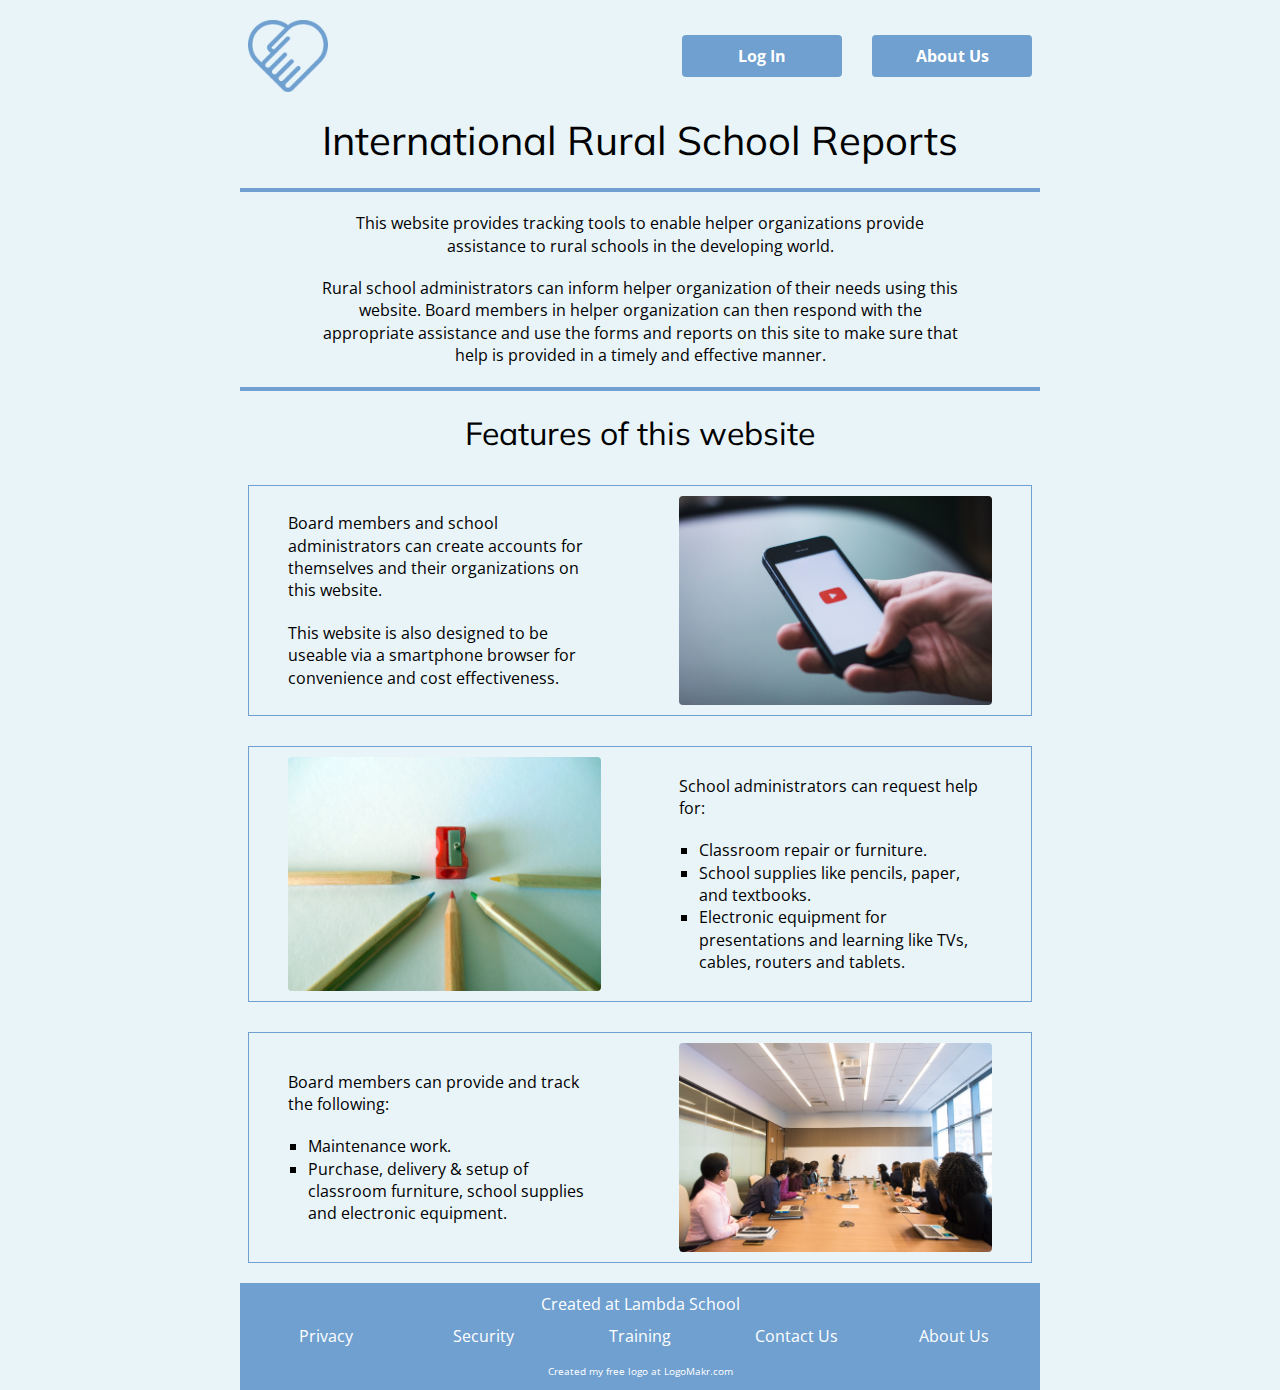
<file: index.html>
<!doctype html>

<html lang="en">
<head>
    <meta charset="utf-8">

    <title>IRSR-home</title>
    <meta name="viewport" content="width=device-width, initial-scale=1.0">
    <link href="https://fonts.googleapis.com/css?family=Muli:800|Open+Sans:400,700&display=swap" rel="stylesheet">
    <link href="css/index.css" rel="stylesheet">

    <!--[if lt IE 9]>
    <script src="https://cdnjs.cloudflare.com/ajax/libs/html5shiv/3.7.3/html5shiv.js"></script>
    <![endif]-->
</head>

<body>

    <header>
        <div>
            <img src="img/LogoMakr_6cqfkY.png" alt="Helping hands in the shape of a heart">
            <nav>
                <a href="https://internationalrsr.netlify.com/">Log In</a>
                <a href="aboutUs.html">About Us</a>
            </nav>
        </div> 
        <h1>International Rural School Reports</h1>
    </header>


    <div class="border1"></div>


    <section class="description">
        <p>This website provides tracking tools to enable helper organizations provide assistance to rural schools in the developing world.</p>
        <p>Rural school administrators can inform helper organization of their needs using this website. Board members in helper organization can then respond with the appropriate assistance and use the forms and reports on this site to make sure that help is provided in a timely and effective manner.</p>
    </section> <!-- END description -->


    <div class="border2"></div>


    <section class="features">
        <h2>Features of this website</h2>
        <div class="feat1">
            <div>
                <p class="para1">Board members and school administrators can create accounts for themselves and their organizations on this website.</p>
                <p>This website is also designed to be useable via a smartphone browser for convenience and cost effectiveness.</p>
            </div>
            <img src="img/apple-hand-iphone-34407.jpg" alt="Hand holding smartphone">
        </div> <!-- END feat1 -->

        <div class="feat2">
            <div>
                <p class="para1">School administrators can request help for:</p>
                <ul>
                    <li>Classroom repair or furniture.</li>
                    <li>School supplies like pencils, paper, and textbooks.</li>
                    <li>Electronic equipment for presentations and learning like TVs, cables, routers and tablets.</li>
                </ul>
            </div>
            <img src="img/art-close-up-color-261696.jpg" alt="Pencils and a pencil sharpener">
        </div> <!-- END feat2 -->

        <div class="feat3">
            <div>
                <p class="para1">Board members can provide and track the following:</p>
                <ul>
                    <li>Maintenance work.</li>
                    <li>Purchase, delivery & setup of classroom furniture, school supplies and electronic equipment.</li>
                </ul>
            </div>
            <img src="img/boardroom-conference-conference-room-1181396.jpg" alt="People having a meeting in a conference room">
        </div> <!-- END feat3 -->
    </section> <!-- END features -->



    

    <footer>
        <div class="line1">
            <p>Created at Lambda School</p>
            <nav>
                <a href="#">Privacy</a>
                <a href="#">Security</a>
                <a href="#">Training</a>
                <a href="contact.html">Contact Us</a>
                <a href="aboutUs.html">About Us</a>
            </nav>
        </div>
        <section class="credits">
                <a href="https://logomakr.com">Created my free logo at LogoMakr.com</a>
        </section>
    </footer>

</body>
</html>
</file>
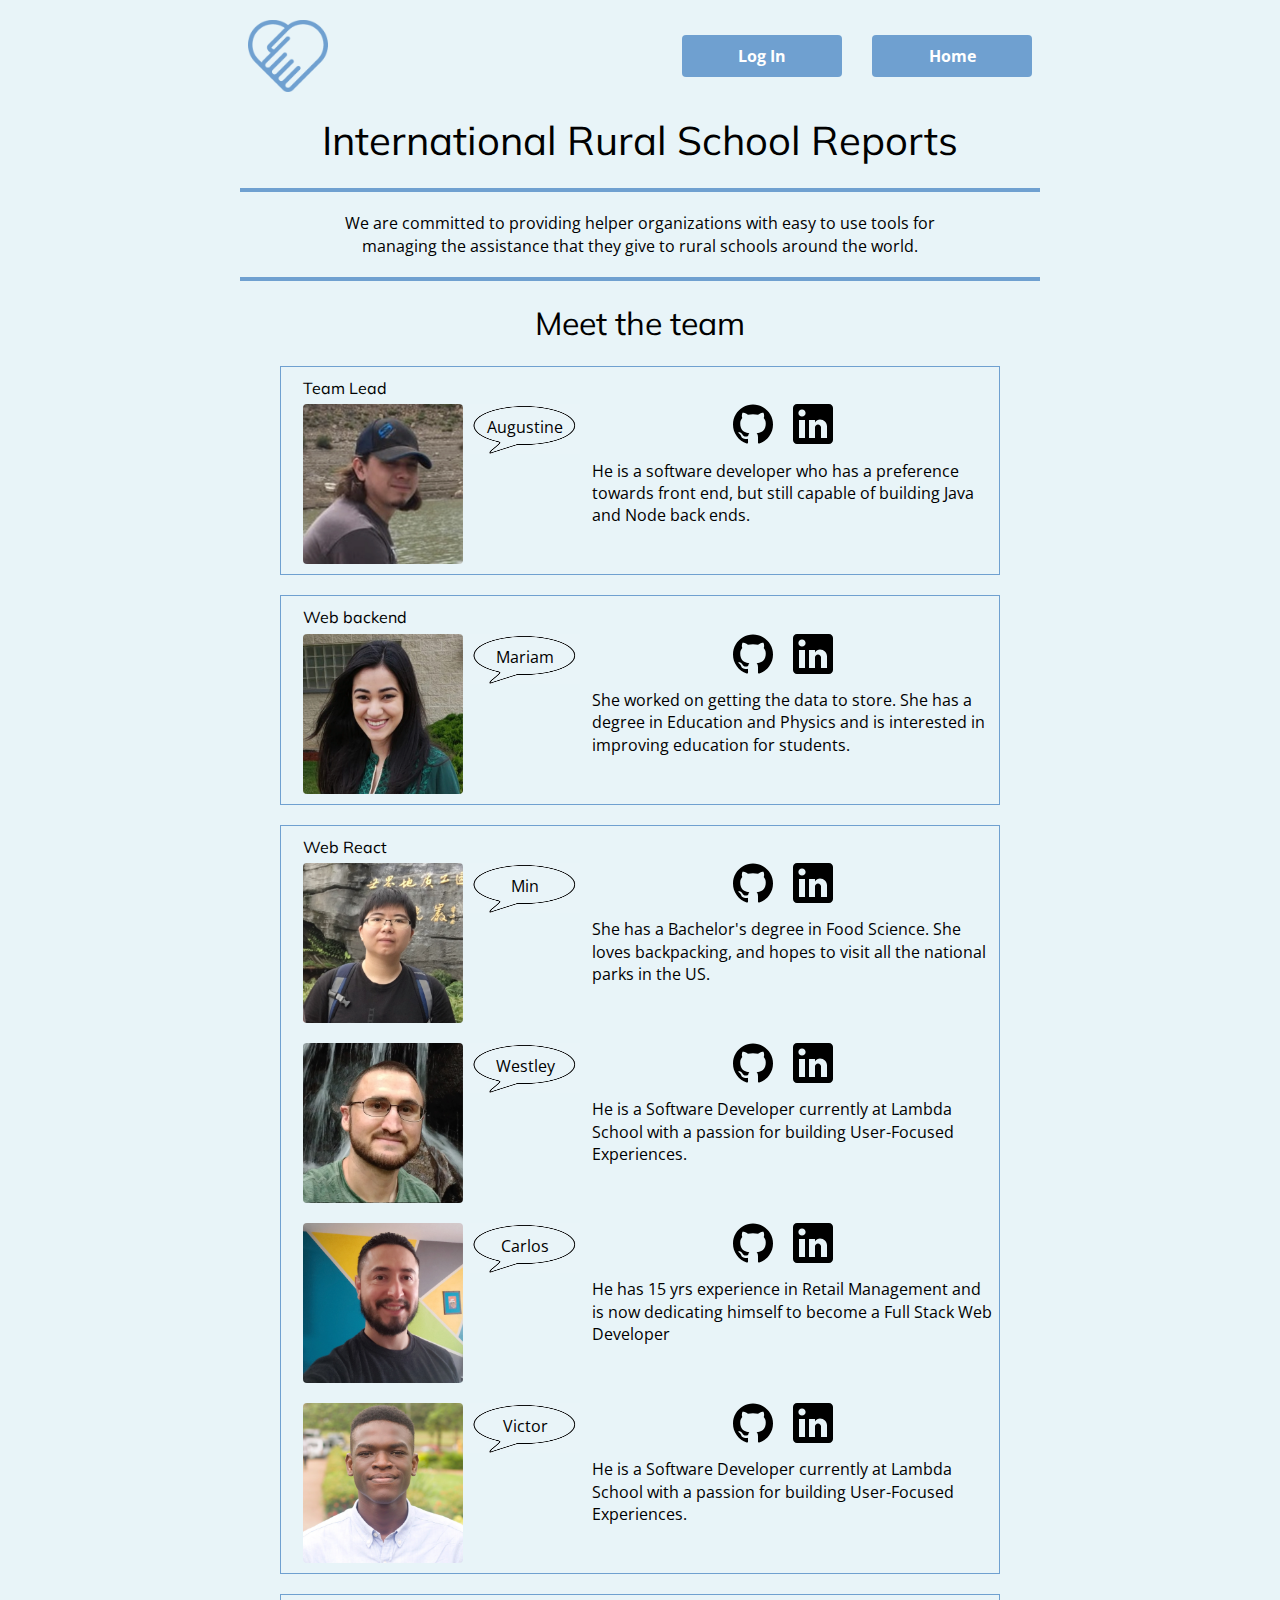
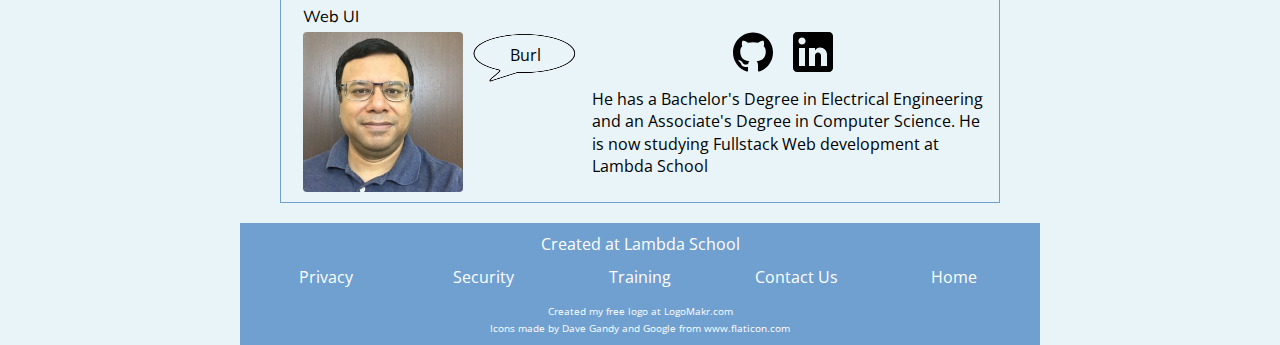
<file: aboutUs.html>
<!doctype html>

<html lang="en">
<head>
    <meta charset="utf-8">

    <title>IRSR-aboutUs</title>
    <meta name="viewport" content="width=device-width, initial-scale=1.0">
    <link href="https://fonts.googleapis.com/css?family=Muli:800|Open+Sans:400,700&display=swap" rel="stylesheet">
    <link href="css/aboutUs.css" rel="stylesheet">

    <!--[if lt IE 9]>
    <script src="https://cdnjs.cloudflare.com/ajax/libs/html5shiv/3.7.3/html5shiv.js"></script>
    <![endif]-->
</head>

<body>

    <header>
        <div>
            <img src="img/LogoMakr_6cqfkY.png" alt="Helping hands in the shape of a heart">
            <nav>
                <a href="https://internationalrsr.netlify.com/">Log In</a>
                <a href="index.html">Home</a>
            </nav>
        </div> 
        <h1>International Rural School Reports</h1>
    </header>


    <div class="border1"></div>

    <section class="teamStatement">
        <p>We are committed to providing helper organizations with easy to use tools for managing the assistance that they give to rural schools around the world.</p>
    </section>

    <div class="border2"></div>

    <h2>Meet the team</h2>

    <section class="team">


        <section class="teamMembers">
            <section class="teamLead">
                <h4>Team Lead</h4>
                <div class="memberInfo">
                    <div class="photoWithBubble">
                        <img class="photo" src="img/AugustineRodriguez.png" alt="Team lead - Augustine">
                        <div class="speechBubble">
                            <img src="img/speech-bubble2.jpg" alt="Speech Bubble">
                            <p class="name">Augustine</p>
                        </div>                    
                    </div>

                    <div class="bioInfo">
                        <div class="iconGroup">
                            <a href="https://Github.com/arodri04"> <img class="iconSVG" src="img/github-logo.svg" alt="Github Icon"> </a>
                            <a href="#"> <img class="iconSVG" src="img/linkedin-logo.svg" alt="LinkedIn Icon"> </a>
                        </div>
                        <p>He is a software developer who has a preference towards front end, but still capable of building Java and Node back ends.</p>
                    </div>

                </div>  
            </section>

            <section class="webBackend">
                <h4>Web backend</h4>
                <div class="memberInfo">
                    <div class="photoWithBubble">
                        <img class="photo" src="img/MariamFarrukh.png" alt="Web backend - Mariam">
                        <div class="speechBubble">
                            <img src="img/speech-bubble2.jpg" alt="Speech Bubble">
                            <p class="name">Mariam</p>
                        </div>
                    </div>

                    <div class="bioInfo">
                        <div class="iconGroup">
                            <a href="https://github.com/mariam-farrukh"> <img class="iconSVG" src="img/github-logo.svg" alt="Github Icon"> </a>
                            <a href="https://www.linkedin.com/in/mariam-farrukh/"> <img class="iconSVG" src="img/linkedin-logo.svg" alt="LinkedIn Icon"> </a>
                        </div>
                        <p>She worked on getting the data to store. She has a degree in Education and Physics and is interested in improving education for students.</p>
                    </div>

                </div>
            </section>

            <section class="webReact">
                <h4>Web React</h4>
                <div class="memberInfo">
                    <div class="photoWithBubble">
                        <img class="photo" src="img/MinHuang.png" alt="Web react - Min">
                        <div class="speechBubble">
                            <img src="img/speech-bubble2.jpg" alt="Speech Bubble">
                            <p class="name">Min</p>
                        </div>
                    </div>

                    <div class="bioInfo">
                        <div class="iconGroup">
                            <a href="https://github.com/huangm96"> <img class="iconSVG" src="img/github-logo.svg" alt="Github Icon"> </a>
                            <a href="https://www.linkedin.com/in/min-huang-3a5131183/"> <img class="iconSVG" src="img/linkedin-logo.svg" alt="LinkedIn Icon"> </a>
                        </div>
                        <p>She has a Bachelor's degree in Food Science. She loves backpacking, and hopes to visit all the national parks in the US.</p>
                    </div>

                </div>

                <div class="space"></div>

                <div class="memberInfo">
                    <div class="photoWithBubble">
                        <img class="photo" src="img/WestleyStrellis.png" alt="Web react - Westley">
                        <div class="speechBubble">
                            <img src="img/speech-bubble2.jpg" alt="Speech Bubble">
                            <p class="name">Westley</p>
                        </div>
                    </div>

                    <div class="bioInfo">
                        <div class="iconGroup">
                            <a href="https://github.com/wstrellis"> <img class="iconSVG" src="img/github-logo.svg" alt="Github Icon"> </a>
                            <a href="#"> <img class="iconSVG" src="img/linkedin-logo.svg" alt="LinkedIn Icon"> </a>
                        </div>
                        <p>He is a Software Developer currently at Lambda School with a passion for building User-Focused Experiences.</p>
                    </div>
                </div>

                <div class="space"></div>

                <div class="memberInfo">
                    <div class="photoWithBubble">
                        <img class="photo" src="img/CarlosVenegas.png" alt="Web react - Carlos">
                        <div class="speechBubble">
                            <img src="img/speech-bubble2.jpg" alt="Speech Bubble">
                            <p class="name">Carlos</p>
                        </div>
                    </div>

                    <div class="bioInfo">
                        <div class="iconGroup">
                            <a href="https://github.com/primelos"> <img class="iconSVG" src="img/github-logo.svg" alt="Github Icon"> </a>
                            <a href="#"> <img class="iconSVG" src="img/linkedin-logo.svg" alt="LinkedIn Icon"> </a>
                        </div>
                        <p>He has 15 yrs experience in Retail Management and is now dedicating himself to become a Full Stack Web Developer</p>
                    </div>
                </div>

                <div class="space"></div>

                <div class="memberInfo">
                    <div class="photoWithBubble">
                        <img class="photo" src="img/VictorArowo.png" alt="Web react - Victor">
                        <div class="speechBubble">
                            <img src="img/speech-bubble2.jpg" alt="Speech Bubble">
                            <p class="name">Victor</p>
                        </div>
                    </div>

                    <div class="bioInfo">
                        <div class="iconGroup">
                            <a href="https://github.com/VictorArowo"> <img class="iconSVG" src="img/github-logo.svg" alt="Github Icon"> </a>
                            <a href="#"> <img class="iconSVG" src="img/linkedin-logo.svg" alt="LinkedIn Icon"> </a>
                        </div>
                        <p>He is a Software Developer currently at Lambda School with a passion for building User-Focused Experiences.</p>
                    </div>

                </div>
            </section>

            <section class="webUI">
                <h4>Web UI</h4>
                <div class="memberInfo">
                    <div class="photoWithBubble"> 
                        <img class="photo" src="img/BurlFernandes.png" alt="Web UI - Burl">
                        <div class="speechBubble">
                            <img src="img/speech-bubble2.jpg" alt="Speech Bubble">
                            <p class="name">Burl</p>
                        </div>
                    </div>

                    <div class="bioInfo">
                        <div class="iconGroup">
                            <a href="https://github.com/burlferns"> <img class="iconSVG" src="img/github-logo.svg" alt="Github Icon"> </a>
                            <a href="#"> <img class="iconSVG" src="img/linkedin-logo.svg" alt="LinkedIn Icon"> </a>
                        </div>
                        <p>He has a Bachelor's Degree in Electrical Engineering and an Associate's Degree in Computer Science. He is now studying Fullstack Web development at Lambda School</p>
                    </div>
                </div>
            </section>
        </section>

    </section>



    <footer>
        <div class="line1">
            <p>Created at Lambda School</p>
            <nav>
                <a href="#">Privacy</a>
                <a href="#">Security</a>
                <a href="#">Training</a>
                <a href="contact.html">Contact Us</a>
                <a href="index.html">Home</a>
            </nav>
        </div>
        <section class="credits">
                <a href="https://logomakr.com">Created my free logo at LogoMakr.com</a>
                <div class="iconsCredit">Icons made by <a href="https://www.flaticon.com/authors/dave-gandy" title="Dave Gandy">Dave Gandy</a> and <a href="https://www.flaticon.com/authors/google" title="Google">Google</a> from <a href="https://www.flaticon.com/"title="Flaticon">www.flaticon.com</a></div>
        </section>
    </footer>
    
</body>
</html>
</file>
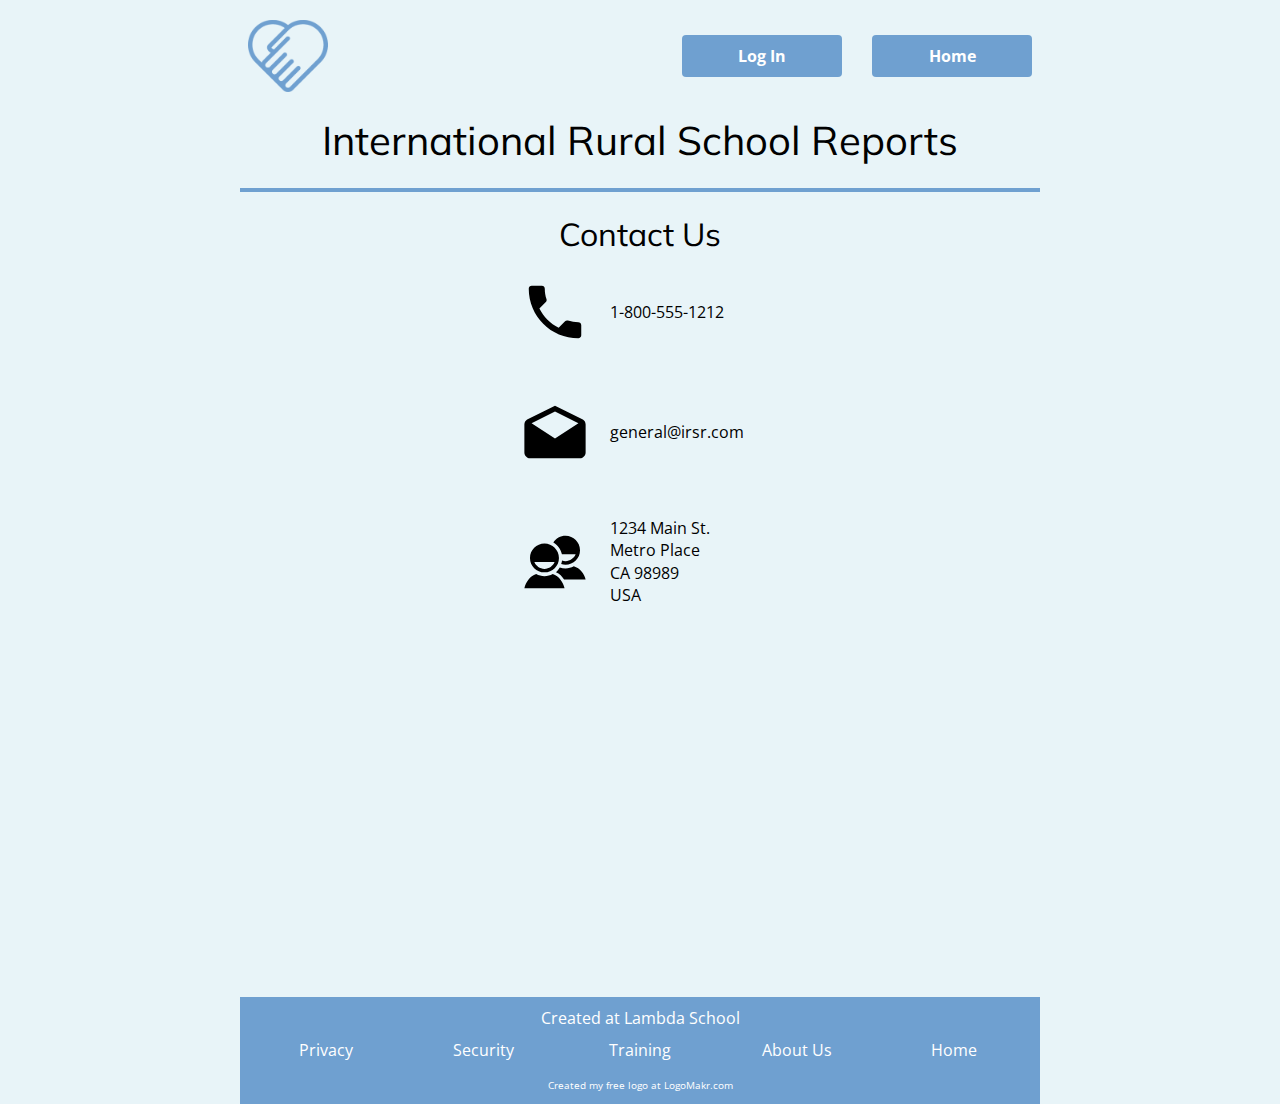
<file: contact.html>
<!doctype html>

<html lang="en">
<head>
    <meta charset="utf-8">

    <title>IRSR-contactUs</title>
    <meta name="viewport" content="width=device-width, initial-scale=1.0">
    <link href="https://fonts.googleapis.com/css?family=Muli:800|Open+Sans:400,700&display=swap" rel="stylesheet">
    <link href="css/contact.css" rel="stylesheet">

    <!--[if lt IE 9]>
    <script src="https://cdnjs.cloudflare.com/ajax/libs/html5shiv/3.7.3/html5shiv.js"></script>
    <![endif]-->
</head>

<body>

    <header>
        <div>
            <img src="img/LogoMakr_6cqfkY.png" alt="Helping hands in the shape of a heart">
            <nav>
                <a href="https://internationalrsr.netlify.com/">Log In</a>
                <a href="index.html">Home</a>
            </nav>
        </div> 
        <h1>International Rural School Reports</h1>
    </header>


    <div class="border1"></div>

    <h2>Contact Us</h2>


    <section class="contactInfo">
        <div class="contactMethod">
            <img src="img/md-call.svg" alt="Phone number icon"> 
            <p>1-800-555-1212</p>
        </div>

        <div class="contactMethod">
                <img src="img/md-mail-open.svg" alt="Email address icon"> 
                <p>general@irsr.com</p>
        </div>

        <div class="contactMethod">
            <img src="img/md-contacts.svg" alt="Physical address icon"> 
            <div class="physicalAddress"">
                <p>1234 Main St.</p>
                <p>Metro Place</p>
                <p>CA 98989</p>
                <p>USA</p>
            </div>
        </div>
            
    </section>
       



    <footer>
        <div class="line1">
            <p>Created at Lambda School</p>
            <nav>
                <a href="#">Privacy</a>
                <a href="#">Security</a>
                <a href="#">Training</a>
                <a href="aboutUs.html">About Us</a>
                <a href="index.html">Home</a>
            </nav>
        </div>
        <section class="credits">
                <a href="https://logomakr.com">Created my free logo at LogoMakr.com</a>
        </section>
    </footer>
    
</body>
</html>
</file>
<file: css/index.css>
/* http://meyerweb.com/eric/tools/css/reset/ 
   v2.0 | 20110126
   License: none (public domain)
*/
html,
body,
div,
span,
applet,
object,
iframe,
h1,
h2,
h3,
h4,
h5,
h6,
p,
blockquote,
pre,
a,
abbr,
acronym,
address,
big,
cite,
code,
del,
dfn,
em,
img,
ins,
kbd,
q,
s,
samp,
small,
strike,
strong,
sub,
sup,
tt,
var,
b,
u,
i,
center,
dl,
dt,
dd,
ol,
ul,
li,
fieldset,
form,
label,
legend,
table,
caption,
tbody,
tfoot,
thead,
tr,
th,
td,
article,
aside,
canvas,
details,
embed,
figure,
figcaption,
footer,
header,
hgroup,
menu,
nav,
output,
ruby,
section,
summary,
time,
mark,
audio,
video {
  margin: 0;
  padding: 0;
  border: 0;
  font-size: 100%;
  font: inherit;
  vertical-align: baseline;
}
/* HTML5 display-role reset for older browsers */
article,
aside,
details,
figcaption,
figure,
footer,
header,
hgroup,
menu,
nav,
section {
  display: block;
}
body {
  line-height: 1;
}
ol,
ul {
  list-style: none;
}
blockquote,
q {
  quotes: none;
}
blockquote:before,
blockquote:after,
q:before,
q:after {
  content: '';
  content: none;
}
table {
  border-collapse: collapse;
  border-spacing: 0;
}
* {
  box-sizing: border-box;
  width: 100%;
}
html {
  font-size: 62.5%;
}
html,
body {
  font-family: 'Open Sans', sans-serif;
  color: black;
}
body {
  margin: 0 auto;
  font-size: 1.6rem;
  line-height: 1.4;
  max-width: 800px;
  background-color: #e8f4f8;
}
h1,
h2,
h3,
h4,
h5 {
  font-family: 'Muli', sans-serif;
  color: black;
}
h1 {
  font-size: 4rem;
}
h2 {
  font-size: 3.2rem;
}
h3 {
  font-size: 2.4rem;
}
h4 {
  font-size: 1.6rem;
}
header {
  width: 98%;
  margin: 0 auto;
  margin-top: 20px;
  margin-bottom: 20px;
}
header div {
  display: flex;
  justify-content: space-between;
  margin-top: 10px;
  margin-bottom: 20px;
  align-items: center;
}
@media (max-width: 500px) {
  header div {
    flex-direction: column;
    align-items: center;
  }
}
header nav {
  width: 350px;
  display: flex;
  justify-content: space-between;
  align-items: center;
}
@media (max-width: 360px) {
  header nav {
    width: 100%;
  }
}
header img {
  width: 80px;
}
header a {
  text-decoration: none;
  display: block;
  width: 160px;
  padding: 10px 0;
  text-align: center;
  font-weight: bold;
  background-color: #6FA0D0;
  color: white;
  border-radius: 4px;
}
header a:hover {
  background-color: white;
  color: black;
  border: 1px solid black;
}
@media (max-width: 350px) {
  header a {
    width: 150px;
  }
}
header h1 {
  text-align: center;
}
.border1 {
  margin: 0 auto;
  height: 4px;
  background-color: #6FA0D0;
}
.description {
  max-width: 800px;
  width: 80%;
  margin: 0 auto;
  margin-top: 20px;
}
.description p {
  text-align: center;
  margin-bottom: 20px;
}
.border2 {
  margin: 0 auto;
  height: 4px;
  background-color: #6FA0D0;
}
.features {
  width: 98%;
  margin: 0 auto;
}
.features h2 {
  text-align: center;
  margin-top: 20px;
}
.features img {
  width: 40%;
  border-radius: 4px;
}
@media (max-width: 500px) {
  .features img {
    width: 75%;
  }
}
.features div div {
  width: 40%;
}
@media (max-width: 500px) {
  .features div div {
    width: 75%;
  }
}
.features .feat1,
.features .feat2,
.features .feat3 {
  display: flex;
  justify-content: space-around;
  align-items: center;
  margin-top: 30px;
  border: 1px solid #6FA0D0;
  padding: 10px 0;
}
@media (max-width: 500px) {
  .features .feat1,
  .features .feat2,
  .features .feat3 {
    flex-direction: column-reverse;
  }
}
.features .feat2 {
  flex-direction: row-reverse;
}
@media (max-width: 500px) {
  .features .feat2 {
    flex-direction: column-reverse;
  }
}
.features .para1 {
  margin-bottom: 20px;
}
.features ul {
  list-style-type: square;
  margin-left: 20px;
  width: 90%;
}
footer {
  margin-top: 20px;
  background-color: #6FA0D0;
  text-align: center;
  padding: 10px 0;
  width: 100%;
}
footer .credits a {
  color: white;
  text-decoration: none;
  font-size: 1rem;
}
footer .line1 {
  width: 98%;
  margin: 0 auto;
  display: flex;
  flex-direction: column;
  align-items: center;
  margin-bottom: 10px;
  text-align: center;
}
footer .line1 p {
  width: 270px;
  margin-bottom: 10px;
  color: white;
}
footer .line1 nav {
  display: flex;
  justify-content: space-between;
}
@media (max-width: 500px) {
  footer .line1 nav {
    flex-wrap: wrap;
  }
}
footer .line1 nav a {
  color: white;
  text-decoration: none;
}
footer .line1 nav a:hover {
  text-decoration: underline;
}
footer .iconsCredit {
  color: white;
  font-size: 1rem;
}
</file>
<file: css/aboutUs.css>
/* http://meyerweb.com/eric/tools/css/reset/ 
   v2.0 | 20110126
   License: none (public domain)
*/
html,
body,
div,
span,
applet,
object,
iframe,
h1,
h2,
h3,
h4,
h5,
h6,
p,
blockquote,
pre,
a,
abbr,
acronym,
address,
big,
cite,
code,
del,
dfn,
em,
img,
ins,
kbd,
q,
s,
samp,
small,
strike,
strong,
sub,
sup,
tt,
var,
b,
u,
i,
center,
dl,
dt,
dd,
ol,
ul,
li,
fieldset,
form,
label,
legend,
table,
caption,
tbody,
tfoot,
thead,
tr,
th,
td,
article,
aside,
canvas,
details,
embed,
figure,
figcaption,
footer,
header,
hgroup,
menu,
nav,
output,
ruby,
section,
summary,
time,
mark,
audio,
video {
  margin: 0;
  padding: 0;
  border: 0;
  font-size: 100%;
  font: inherit;
  vertical-align: baseline;
}
/* HTML5 display-role reset for older browsers */
article,
aside,
details,
figcaption,
figure,
footer,
header,
hgroup,
menu,
nav,
section {
  display: block;
}
body {
  line-height: 1;
}
ol,
ul {
  list-style: none;
}
blockquote,
q {
  quotes: none;
}
blockquote:before,
blockquote:after,
q:before,
q:after {
  content: '';
  content: none;
}
table {
  border-collapse: collapse;
  border-spacing: 0;
}
* {
  box-sizing: border-box;
  width: 100%;
}
html {
  font-size: 62.5%;
}
html,
body {
  font-family: 'Open Sans', sans-serif;
  color: black;
}
body {
  margin: 0 auto;
  font-size: 1.6rem;
  line-height: 1.4;
  max-width: 800px;
  background-color: #e8f4f8;
}
h1,
h2,
h3,
h4,
h5 {
  font-family: 'Muli', sans-serif;
  color: black;
}
h1 {
  font-size: 4rem;
}
h2 {
  font-size: 3.2rem;
}
h3 {
  font-size: 2.4rem;
}
h4 {
  font-size: 1.6rem;
}
header {
  width: 98%;
  margin: 0 auto;
  margin-top: 20px;
  margin-bottom: 20px;
}
header div {
  display: flex;
  justify-content: space-between;
  margin-top: 10px;
  margin-bottom: 20px;
  align-items: center;
}
@media (max-width: 500px) {
  header div {
    flex-direction: column;
    align-items: center;
  }
}
header nav {
  width: 350px;
  display: flex;
  justify-content: space-between;
  align-items: center;
}
@media (max-width: 360px) {
  header nav {
    width: 100%;
  }
}
header img {
  width: 80px;
}
header a {
  text-decoration: none;
  display: block;
  width: 160px;
  padding: 10px 0;
  text-align: center;
  font-weight: bold;
  background-color: #6FA0D0;
  color: white;
  border-radius: 4px;
}
header a:hover {
  background-color: white;
  color: black;
  border: 1px solid black;
}
@media (max-width: 350px) {
  header a {
    width: 150px;
  }
}
header h1 {
  text-align: center;
}
.border1 {
  margin: 0 auto;
  height: 4px;
  background-color: #6FA0D0;
}
.teamStatement {
  width: 80%;
  margin: 0 auto;
  margin-top: 20px;
  text-align: center;
  margin-bottom: 20px;
}
.border2 {
  margin: 0 auto;
  height: 4px;
  background-color: #6FA0D0;
}
h2 {
  text-align: center;
  margin-top: 20px;
}
.team {
  margin-top: 20px;
}
.team .teamMembers section {
  width: 90%;
  margin: 0 auto;
  border: 1px solid #6FA0D0;
  padding-top: 10px;
  padding-bottom: 10px;
  margin-bottom: 20px;
}
.team h4 {
  margin-left: 3%;
  width: 97%;
  margin-bottom: 5px;
}
.team .memberInfo {
  margin-left: 3%;
  width: 97%;
  display: flex;
}
@media (max-width: 500px) {
  .team .memberInfo {
    flex-direction: column;
  }
}
@media (max-width: 340px) {
  .team .memberInfo {
    margin-left: 3%;
  }
}
.team .photo {
  width: 160px;
  height: 160px;
  border-radius: 4px;
}
.team .iconSVG {
  width: 40px;
}
@media (max-width: 500px) {
  .team .iconSVG {
    margin-top: 10px;
  }
}
.team .photoWithBubble {
  display: flex;
  width: auto;
}
.team .speechBubble {
  position: relative;
  left: 5px;
  text-align: center;
  width: 115px;
  height: 60px;
}
.team .speechBubble img {
  width: 110px;
  height: 50px;
}
.team .speechBubble p {
  position: absolute;
  top: 12px;
}
.team .bioInfo {
  margin-left: 10px;
  display: flex;
  flex-direction: column;
  align-items: center;
}
@media (max-width: 500px) {
  .team .bioInfo {
    margin-left: 0px;
  }
}
.team .bioInfo .iconGroup {
  width: 120px;
  display: flex;
  justify-content: space-between;
  margin-bottom: 10px;
}
.team .bioInfo p {
  width: 98%;
  margin: 0 auto;
}
.team .space {
  height: 20px;
}
footer {
  margin-top: 20px;
  background-color: #6FA0D0;
  text-align: center;
  padding: 10px 0;
  width: 100%;
}
footer .credits a {
  color: white;
  text-decoration: none;
  font-size: 1rem;
}
footer .line1 {
  width: 98%;
  margin: 0 auto;
  display: flex;
  flex-direction: column;
  align-items: center;
  margin-bottom: 10px;
  text-align: center;
}
footer .line1 p {
  width: 270px;
  margin-bottom: 10px;
  color: white;
}
footer .line1 nav {
  display: flex;
  justify-content: space-between;
}
@media (max-width: 500px) {
  footer .line1 nav {
    flex-wrap: wrap;
  }
}
footer .line1 nav a {
  color: white;
  text-decoration: none;
}
footer .line1 nav a:hover {
  text-decoration: underline;
}
footer .iconsCredit {
  color: white;
  font-size: 1rem;
}
</file>
<file: css/contact.css>
/* http://meyerweb.com/eric/tools/css/reset/ 
   v2.0 | 20110126
   License: none (public domain)
*/
html,
body,
div,
span,
applet,
object,
iframe,
h1,
h2,
h3,
h4,
h5,
h6,
p,
blockquote,
pre,
a,
abbr,
acronym,
address,
big,
cite,
code,
del,
dfn,
em,
img,
ins,
kbd,
q,
s,
samp,
small,
strike,
strong,
sub,
sup,
tt,
var,
b,
u,
i,
center,
dl,
dt,
dd,
ol,
ul,
li,
fieldset,
form,
label,
legend,
table,
caption,
tbody,
tfoot,
thead,
tr,
th,
td,
article,
aside,
canvas,
details,
embed,
figure,
figcaption,
footer,
header,
hgroup,
menu,
nav,
output,
ruby,
section,
summary,
time,
mark,
audio,
video {
  margin: 0;
  padding: 0;
  border: 0;
  font-size: 100%;
  font: inherit;
  vertical-align: baseline;
}
/* HTML5 display-role reset for older browsers */
article,
aside,
details,
figcaption,
figure,
footer,
header,
hgroup,
menu,
nav,
section {
  display: block;
}
body {
  line-height: 1;
}
ol,
ul {
  list-style: none;
}
blockquote,
q {
  quotes: none;
}
blockquote:before,
blockquote:after,
q:before,
q:after {
  content: '';
  content: none;
}
table {
  border-collapse: collapse;
  border-spacing: 0;
}
* {
  box-sizing: border-box;
  width: 100%;
}
html {
  font-size: 62.5%;
}
html,
body {
  font-family: 'Open Sans', sans-serif;
  color: black;
}
body {
  margin: 0 auto;
  font-size: 1.6rem;
  line-height: 1.4;
  max-width: 800px;
  background-color: #e8f4f8;
}
h1,
h2,
h3,
h4,
h5 {
  font-family: 'Muli', sans-serif;
  color: black;
}
h1 {
  font-size: 4rem;
}
h2 {
  font-size: 3.2rem;
}
h3 {
  font-size: 2.4rem;
}
h4 {
  font-size: 1.6rem;
}
header {
  width: 98%;
  margin: 0 auto;
  margin-top: 20px;
  margin-bottom: 20px;
}
header div {
  display: flex;
  justify-content: space-between;
  margin-top: 10px;
  margin-bottom: 20px;
  align-items: center;
}
@media (max-width: 500px) {
  header div {
    flex-direction: column;
    align-items: center;
  }
}
header nav {
  width: 350px;
  display: flex;
  justify-content: space-between;
  align-items: center;
}
@media (max-width: 360px) {
  header nav {
    width: 100%;
  }
}
header img {
  width: 80px;
}
header a {
  text-decoration: none;
  display: block;
  width: 160px;
  padding: 10px 0;
  text-align: center;
  font-weight: bold;
  background-color: #6FA0D0;
  color: white;
  border-radius: 4px;
}
header a:hover {
  background-color: white;
  color: black;
  border: 1px solid black;
}
@media (max-width: 350px) {
  header a {
    width: 150px;
  }
}
header h1 {
  text-align: center;
}
.border1 {
  margin: 0 auto;
  height: 4px;
  background-color: #6FA0D0;
}
h2 {
  text-align: center;
  margin-top: 20px;
  margin-bottom: 20px;
}
.contactInfo {
  min-height: 700px;
}
.contactInfo img {
  width: 70px;
}
.contactInfo .contactMethod {
  display: flex;
  align-items: center;
  justify-content: space-between;
  width: 240px;
  margin: 0 auto;
  margin-bottom: 50px;
}
.contactInfo p {
  width: 150px;
  margin-left: 10px;
}
.contactInfo .physicalAddress {
  width: 150px;
}
.contactInfo .physicalAddress p {
  margin-left: 0;
}
footer {
  margin-top: 20px;
  background-color: #6FA0D0;
  text-align: center;
  padding: 10px 0;
  width: 100%;
}
footer .credits a {
  color: white;
  text-decoration: none;
  font-size: 1rem;
}
footer .line1 {
  width: 98%;
  margin: 0 auto;
  display: flex;
  flex-direction: column;
  align-items: center;
  margin-bottom: 10px;
  text-align: center;
}
footer .line1 p {
  width: 270px;
  margin-bottom: 10px;
  color: white;
}
footer .line1 nav {
  display: flex;
  justify-content: space-between;
}
@media (max-width: 500px) {
  footer .line1 nav {
    flex-wrap: wrap;
  }
}
footer .line1 nav a {
  color: white;
  text-decoration: none;
}
footer .line1 nav a:hover {
  text-decoration: underline;
}
footer .iconsCredit {
  color: white;
  font-size: 1rem;
}
</file>
